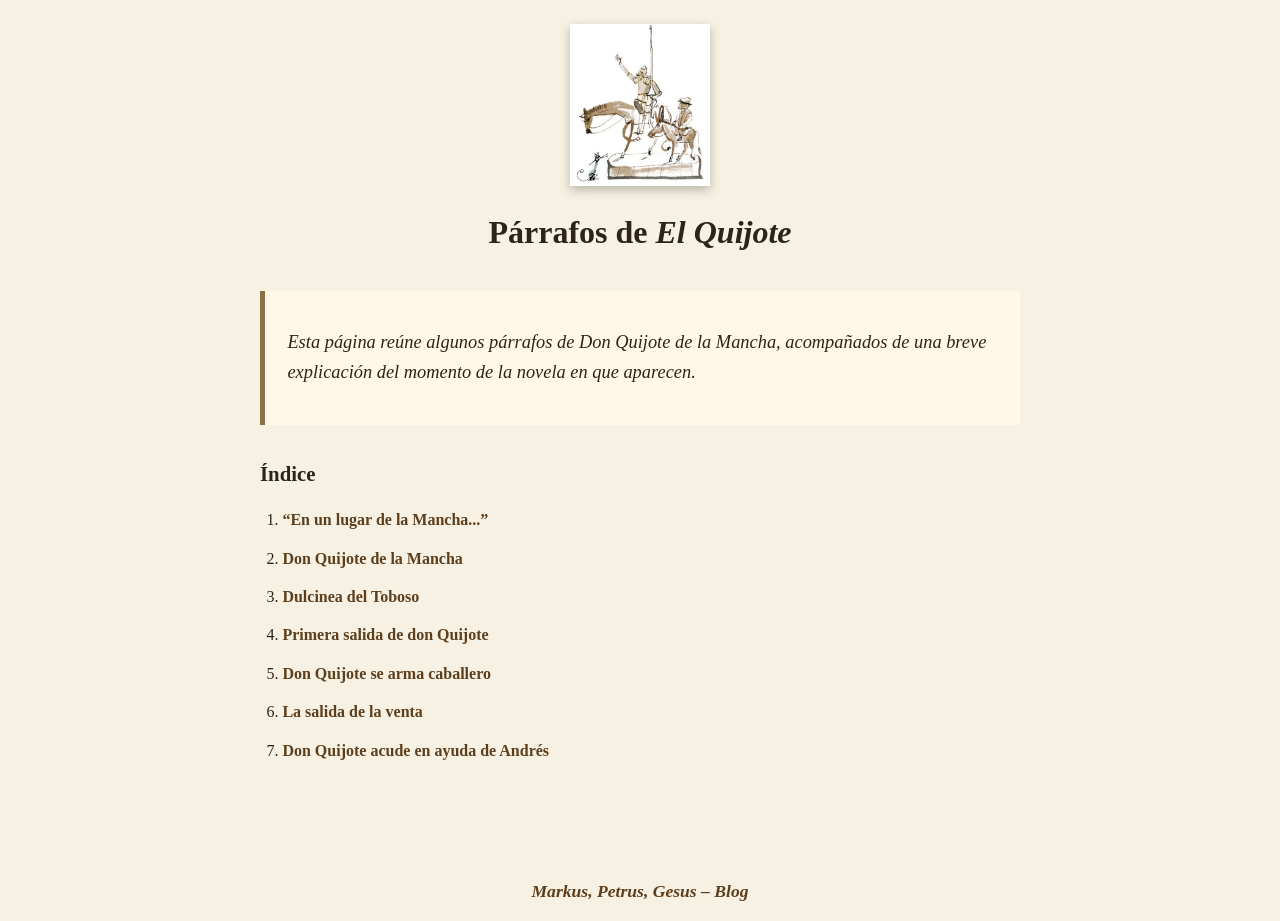
<file: index.html>
<!DOCTYPE html>
<html lang="es">
<head>
  <meta charset="UTF-8">
  <meta name="viewport" content="width=device-width, initial-scale=1.0">
  <title>Citas de El Quijote</title>
  <link rel="stylesheet" href="estilo.css">
</head>
<body>

  <main class="contenedor">

  <header class="cabecera">

    <img
      src="quijote.jpg"
      alt="Don Quijote y Sancho"
      class="logo-quijote">

    <h1>Párrafos de <em>El Quijote</em></h1>

  </header>

    <section class="intro">
      <blockquote>
      <p>
        Esta página reúne algunos párrafos de <em>Don Quijote de la Mancha</em>,
        acompañados de una breve explicación del momento de la novela en que aparecen.
      </p>
      </blockquote>
    </section>

    <h2>Índice</h2>

    <ol class="indice">
      <li><a href="cita-01.html">“En un lugar de la Mancha...”</a></li>
      <li><a href="cita-02.html">Don Quijote de la Mancha</a></li>
      <li><a href="cita-03.html">Dulcinea del Toboso</a></li>
      <li><a href="cita-04.html">Primera salida de don Quijote</a></li>
      <li><a href="cita-05.html">Don Quijote se arma caballero</a></li>
      <li><a href="cita-06.html">La salida de la venta</a></li>
      <li><a href="cita-07.html">Don Quijote acude en ayuda de Andrés</a></li>
    </ol>
  </main>

  <p class="volver-blog">
    <a href="https://marpetges.sloweb.es/">
    Markus, Petrus, Gesus – Blog
  </a>
  </p>
  
</body>
</html>
</file>
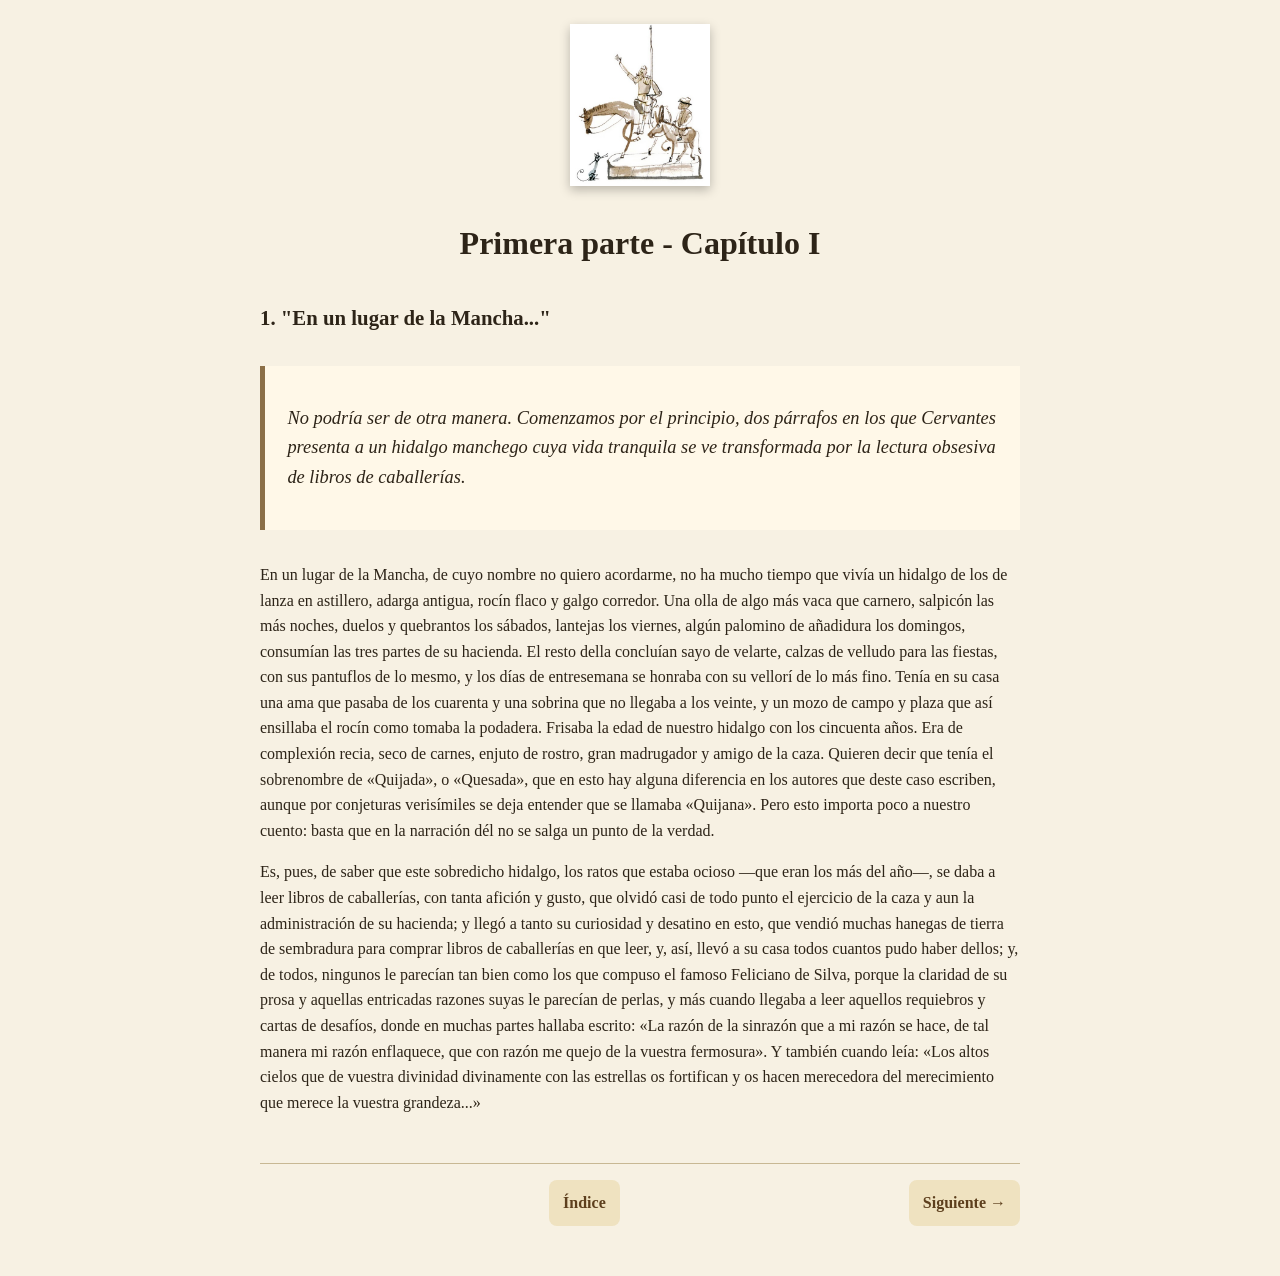
<file: cita-01.html>
<!DOCTYPE html>
<html lang="es">
<head>
  <meta charset="UTF-8">
  <meta name="viewport" content="width=device-width, initial-scale=1.0">
  <title>Primera cita - El Quijote</title>
  <link rel="stylesheet" href="estilo.css">
</head>
<body>

  <main class="contenedor">

    <header class="cabecera">

      <img
        src="quijote.jpg"
        alt="Don Quijote y Sancho"
        class="logo-quijote">

    </header>
    
    <h1>Primera parte - Capítulo I</h1>

    <section class="contexto">
      <h2>1. "En un lugar de la Mancha..."</h2>
    <blockquote>
      <p>
        No podría ser de otra manera. Comenzamos por el principio, dos párrafos en los que 
        Cervantes presenta a un hidalgo manchego cuya vida tranquila
        se ve transformada por la lectura obsesiva de libros de caballerías.
      </p>
    </blockquote>
    </section>
      <p>
        En un lugar de la Mancha, de cuyo nombre no quiero acordarme, 
        no ha mucho tiempo que vivía un hidalgo de los de lanza en astillero, 
        adarga antigua, rocín flaco y galgo corredor. 
        Una olla de algo más vaca que carnero, salpicón las más noches, 
        duelos y quebrantos los sábados, lantejas los viernes, 
        algún palomino de añadidura los domingos, consumían las tres partes de su hacienda. 
        El resto della concluían sayo de velarte, calzas de velludo para las fiestas, 
        con sus pantuflos de lo mesmo, y los días de entresemana se honraba con su vellorí de lo más fino. 
        Tenía en su casa una ama que pasaba de los cuarenta y una sobrina que no llegaba a los veinte, 
        y un mozo de campo y plaza que así ensillaba el rocín como tomaba la podadera. 
        Frisaba la edad de nuestro hidalgo con los cincuenta años. 
        Era de complexión recia, seco de carnes, enjuto de rostro, gran madrugador y amigo de la caza. 
        Quieren decir que tenía el sobrenombre de «Quijada», o «Quesada», 
        que en esto hay alguna diferencia en los autores que deste caso escriben, 
        aunque por conjeturas verisímiles se deja entender que se llamaba «Quijana». 
        Pero esto importa poco a nuestro cuento: basta que en la narración dél no se salga un punto de la verdad.
      </p>
      <p>
        Es, pues, de saber que este sobredicho hidalgo, los ratos que estaba ocioso —que eran los más del año—, se daba a leer libros de caballerías, 
        con tanta afición y gusto, que olvidó casi de todo punto el ejercicio de la caza y aun la administración de su hacienda; 
        y llegó a tanto su curiosidad y desatino en esto, que vendió muchas hanegas de tierra de sembradura para comprar libros de caballerías en que leer, 
        y, así, llevó a su casa todos cuantos pudo haber dellos; y, de todos, ningunos le parecían tan bien como los que compuso el famoso Feliciano de Silva, 
        porque la claridad de su prosa y aquellas entricadas razones suyas le parecían de perlas, 
        y más cuando llegaba a leer aquellos requiebros y cartas de desafíos, 
        donde en muchas partes hallaba escrito: «La razón de la sinrazón que a mi razón se hace, 
        de tal manera mi razón enflaquece, que con razón me quejo de la vuestra fermosura». 
        Y también cuando leía: «Los altos cielos que de vuestra divinidad divinamente con las estrellas os fortifican 
        y os hacen merecedora del merecimiento que merece la vuestra grandeza...»
      </p>

    <nav class="controles">
      <span></span>
      <a href="index.html">Índice</a>
      <a href="cita-02.html">Siguiente →</a>
    </nav>
  </main>

</body>
</html>
</file>
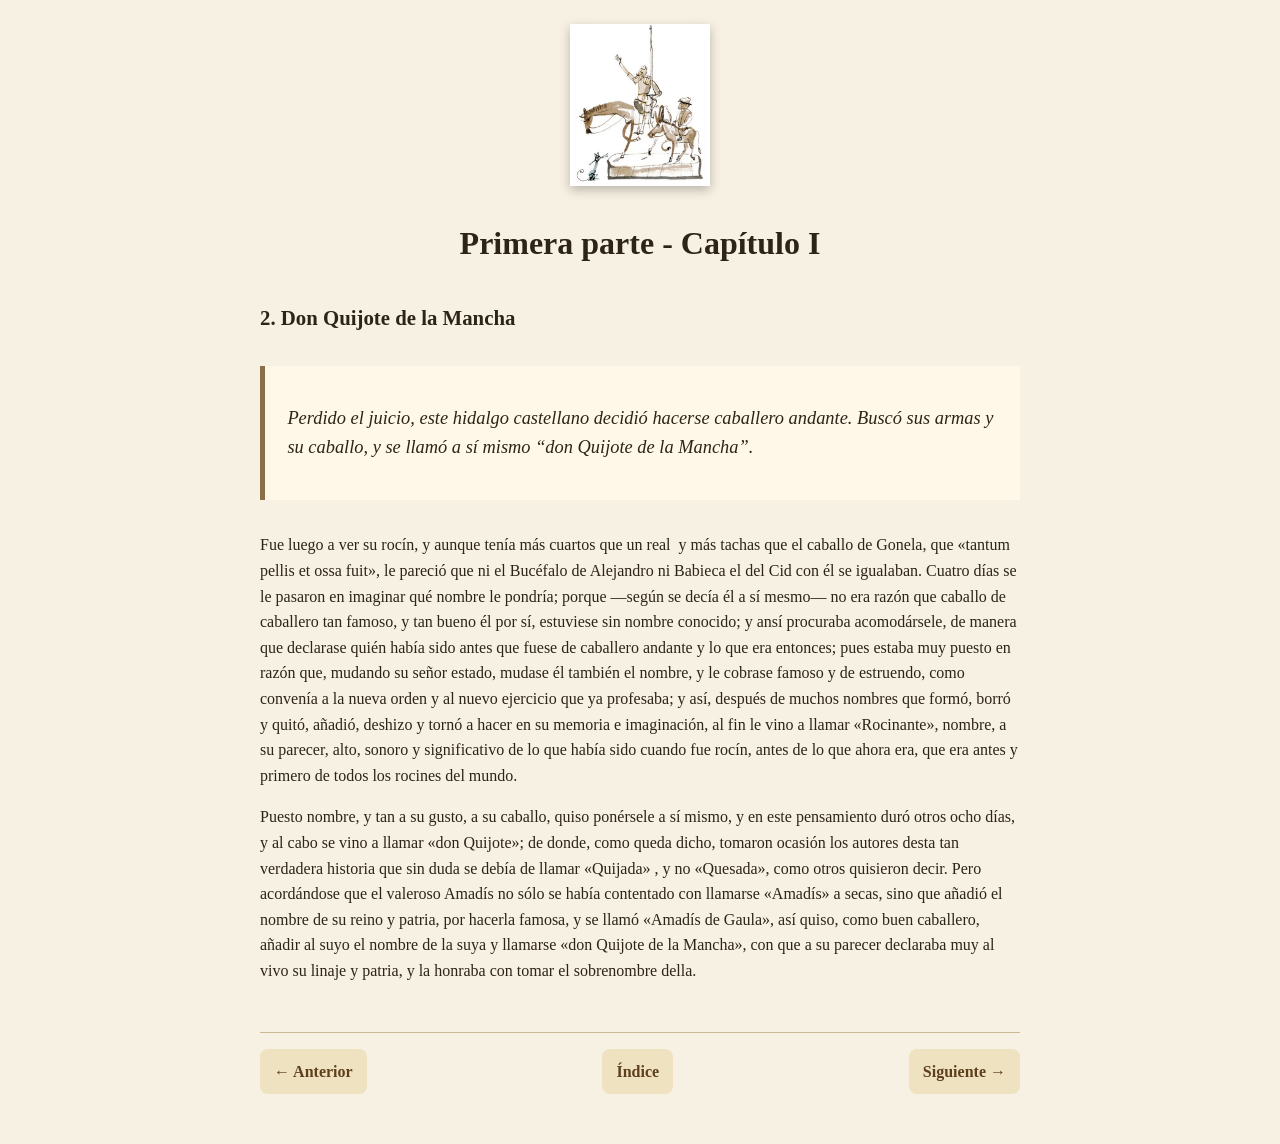
<file: cita-02.html>
<!DOCTYPE html>
<html lang="es">
<head>
  <meta charset="UTF-8">
  <meta name="viewport" content="width=device-width, initial-scale=1.0">
  <title>Segunda cita - El Quijote</title>
  <link rel="stylesheet" href="estilo.css">
</head>
<body>

  <main class="contenedor">

    <header class="cabecera">

      <img
        src="quijote.jpg"
        alt="Don Quijote y Sancho"
        class="logo-quijote">

    </header>
    
    <h1>Primera parte - Capítulo I</h1>

    <section class="contexto">
      <h2>2. Don Quijote de la Mancha</h2>
    <blockquote>
      <p>
        Perdido el juicio, este hidalgo castellano decidió hacerse caballero andante. 
        Buscó sus armas y su caballo, y se llamó a sí mismo “don Quijote de la Mancha”.
    </blockquote>
      </p>
    </section>
      <p>
        Fue luego a ver su rocín, y aunque tenía más cuartos que un real 
        y más tachas que el caballo de Gonela, que «tantum pellis et ossa fuit», 
        le pareció que ni el Bucéfalo de Alejandro ni Babieca el del Cid con él se igualaban. 
        Cuatro días se le pasaron en imaginar qué nombre le pondría; porque —según se decía él a sí mesmo— 
        no era razón que caballo de caballero tan famoso, y tan bueno él por sí, 
        estuviese sin nombre conocido; y ansí procuraba acomodársele, 
        de manera que declarase quién había sido antes que fuese de caballero andante y 
        lo que era entonces; pues estaba muy puesto en razón que, mudando su señor estado, 
        mudase él también el nombre, y le cobrase famoso y de estruendo, 
        como convenía a la nueva orden y al nuevo ejercicio que ya profesaba; 
        y así, después de muchos nombres que formó, borró y quitó, añadió, 
        deshizo y tornó a hacer en su memoria e imaginación, 
        al fin le vino a llamar «Rocinante», nombre, a su parecer, alto, 
        sonoro y significativo de lo que había sido cuando fue rocín, 
        antes de lo que ahora era, que era antes y primero de todos los rocines del mundo.
      </p>
      <p>
        Puesto nombre, y tan a su gusto, a su caballo, quiso ponérsele a sí mismo, 
        y en este pensamiento duró otros ocho días, y al cabo se vino a llamar «don Quijote»; 
        de donde, como queda dicho, tomaron ocasión los autores desta tan verdadera historia 
        que sin duda se debía de llamar «Quijada» , y no «Quesada», como otros quisieron decir. 
        Pero acordándose que el valeroso Amadís no sólo se había contentado con llamarse «Amadís» a secas, 
        sino que añadió el nombre de su reino y patria, por hacerla famosa, 
        y se llamó «Amadís de Gaula», así quiso, como buen caballero, 
        añadir al suyo el nombre de la suya y llamarse «don Quijote de la Mancha», 
        con que a su parecer declaraba muy al vivo su linaje y patria, 
        y la honraba con tomar el sobrenombre della.
      </p>

    <nav class="controles">
      <a href="cita-01.html">← Anterior</a>
      <a href="index.html">Índice</a>
      <a href="cita-03.html">Siguiente →</a>
    </nav>
  </main>

</body>
</html>
</file>
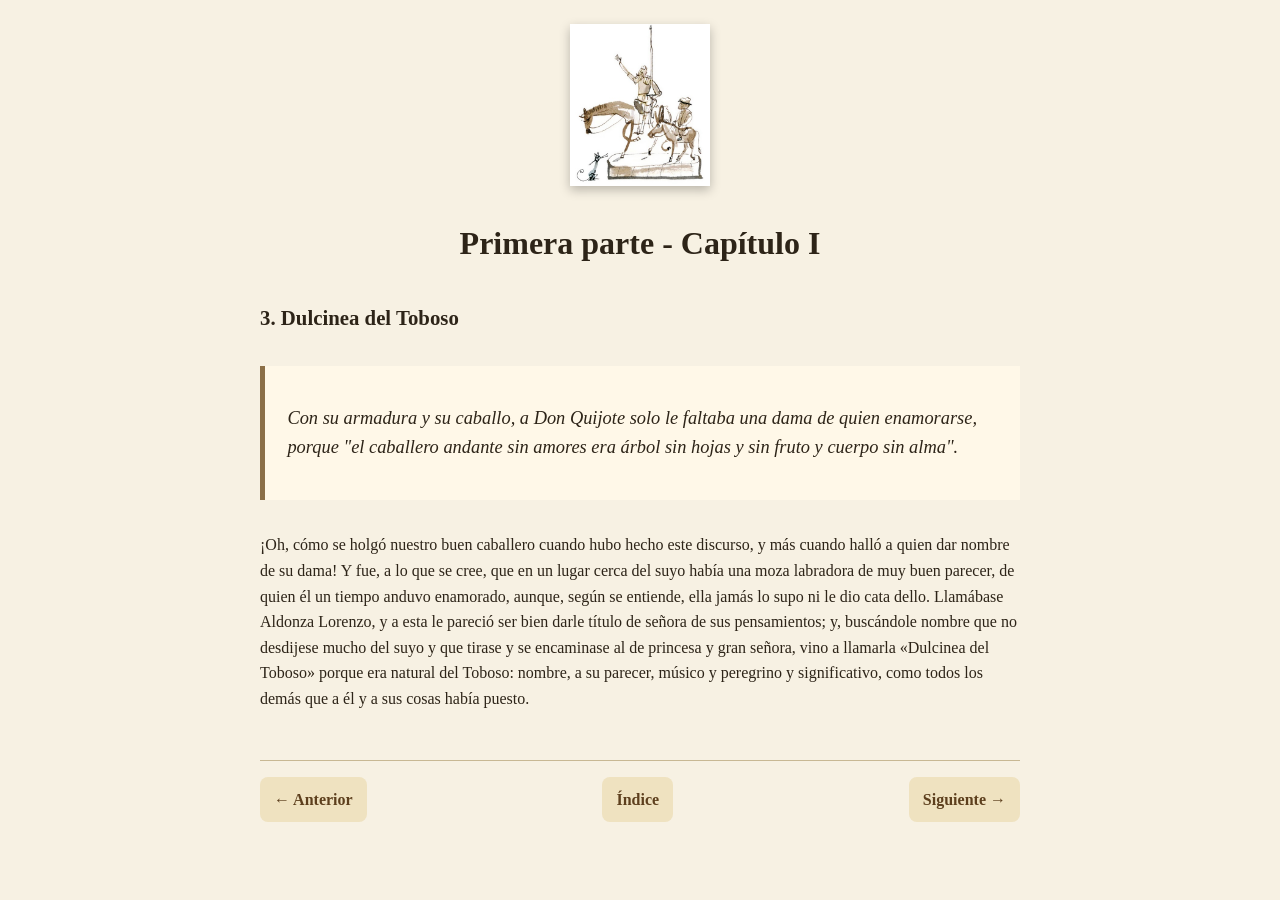
<file: cita-03.html>
<!DOCTYPE html>
<html lang="es">
<head>
  <meta charset="UTF-8">
  <meta name="viewport" content="width=device-width, initial-scale=1.0">
  <title>Tercera cita - El Quijote</title>
  <link rel="stylesheet" href="estilo.css">
</head>
<body>

  <main class="contenedor">

    <header class="cabecera">

      <img
        src="quijote.jpg"
        alt="Don Quijote y Sancho"
        class="logo-quijote">

    </header>
    
    <h1>Primera parte - Capítulo I</h1>

    <section class="contexto">
      <h2>3. Dulcinea del Toboso</h2>
    <blockquote>
      <p>
        Con su armadura y su caballo, a Don Quijote solo le faltaba una dama de quien enamorarse, 
        porque "el caballero andante sin amores era árbol sin hojas y sin fruto y cuerpo sin alma".
      </p>
    </blockquote>
    </section>
      <p>
        ¡Oh, cómo se holgó nuestro buen caballero cuando hubo hecho este discurso, 
        y más cuando halló a quien dar nombre de su dama! 
        Y fue, a lo que se cree, que en un lugar cerca del suyo había una moza labradora de muy buen parecer, 
        de quien él un tiempo anduvo enamorado, aunque, según se entiende, ella jamás lo supo ni le dio cata dello. 
        Llamábase Aldonza Lorenzo, y a esta le pareció ser bien darle título de señora de sus pensamientos; 
        y, buscándole nombre que no desdijese mucho del suyo y que tirase y se encaminase al de princesa y gran señora, 
        vino a llamarla «Dulcinea del Toboso» porque era natural del Toboso: 
        nombre, a su parecer, músico y peregrino y significativo, 
        como todos los demás que a él y a sus cosas había puesto.
      </p>

    <nav class="controles">
      <a href="cita-02.html">← Anterior</a>
      <a href="index.html">Índice</a>
      <a href="cita-04.html">Siguiente →</a>
    </nav>
  </main>

</body>
</html>
</file>
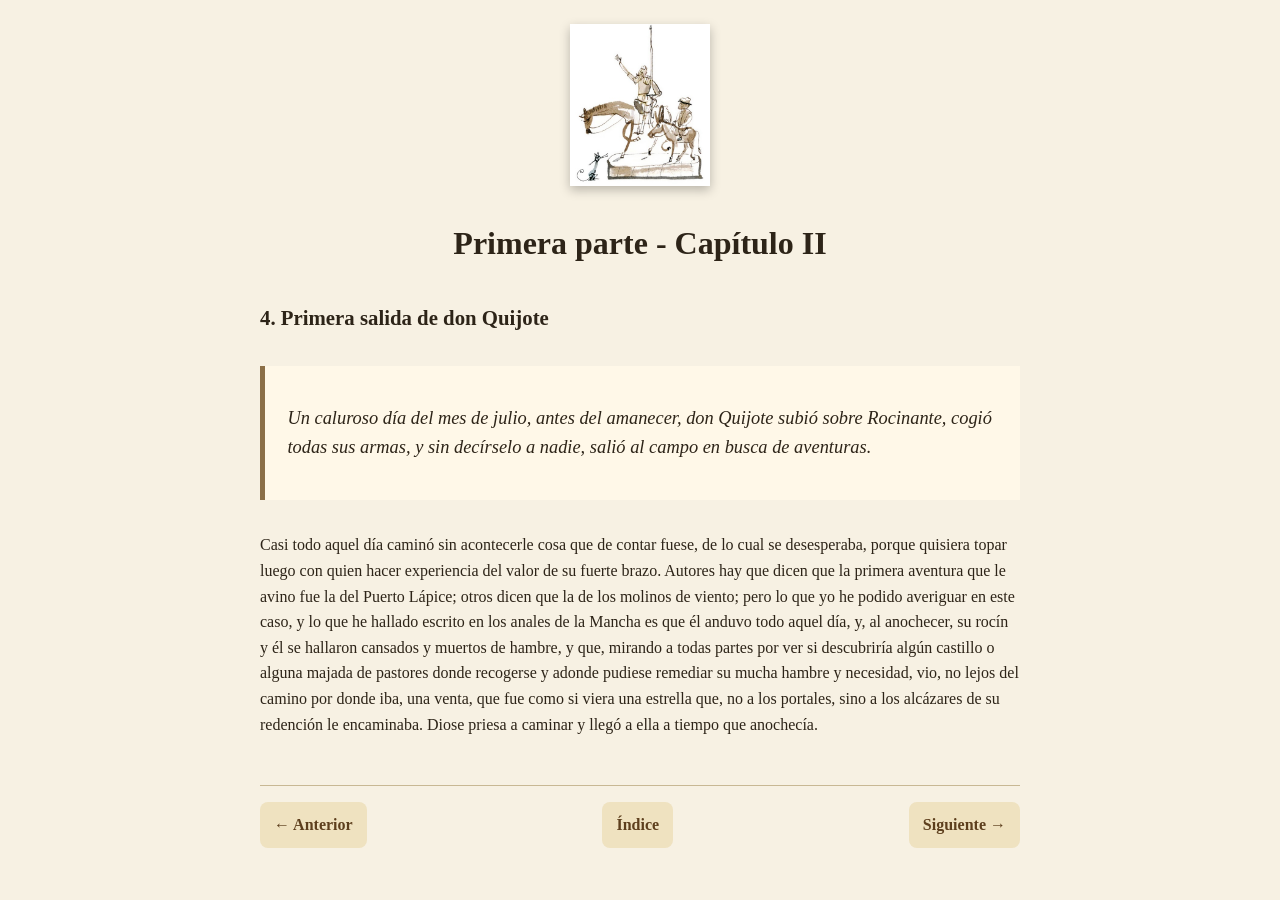
<file: cita-04.html>
<!DOCTYPE html>
<html lang="es">
<head>
  <meta charset="UTF-8">
  <meta name="viewport" content="width=device-width, initial-scale=1.0">
  <title>Cuarta cita - El Quijote</title>
  <link rel="stylesheet" href="estilo.css">
</head>
<body>

  <main class="contenedor">

    <header class="cabecera">

      <img
        src="quijote.jpg"
        alt="Don Quijote y Sancho"
        class="logo-quijote">

    </header>
    
    <h1>Primera parte - Capítulo II</h1>

    <section class="contexto">
      <h2>4. Primera salida de don Quijote</h2>
    <blockquote>
      <p>
        Un caluroso día del mes de julio, antes del amanecer, don Quijote subió sobre Rocinante, 
        cogió todas sus armas, y sin decírselo a nadie, salió al campo en busca de aventuras.
      
    </blockquote>
      </p>
    </section>
      <p>
        Casi todo aquel día caminó sin acontecerle cosa que de contar fuese, 
        de lo cual se desesperaba, porque quisiera topar luego con quien hacer experiencia del valor de su fuerte brazo. 
        Autores hay que dicen que la primera aventura que le avino fue la del Puerto Lápice; 
        otros dicen que la de los molinos de viento; pero lo que yo he podido averiguar en este caso, 
        y lo que he hallado escrito en los anales de la Mancha es que él anduvo todo aquel día, 
        y, al anochecer, su rocín y él se hallaron cansados y muertos de hambre, y que, 
        mirando a todas partes por ver si descubriría algún castillo o alguna majada de pastores donde recogerse 
        y adonde pudiese remediar su mucha hambre y necesidad, vio, no lejos del camino por donde iba, 
        una venta, que fue como si viera una estrella que, no a los portales, 
        sino a los alcázares de su redención le encaminaba. 
        Diose priesa a caminar y llegó a ella a tiempo que anochecía.
      </p>

    <nav class="controles">
      <a href="cita-03.html">← Anterior</a>
      <a href="index.html">Índice</a>
      <a href="cita-05.html">Siguiente →</a>
    </nav>
  </main>

</body>
</html>
</file>
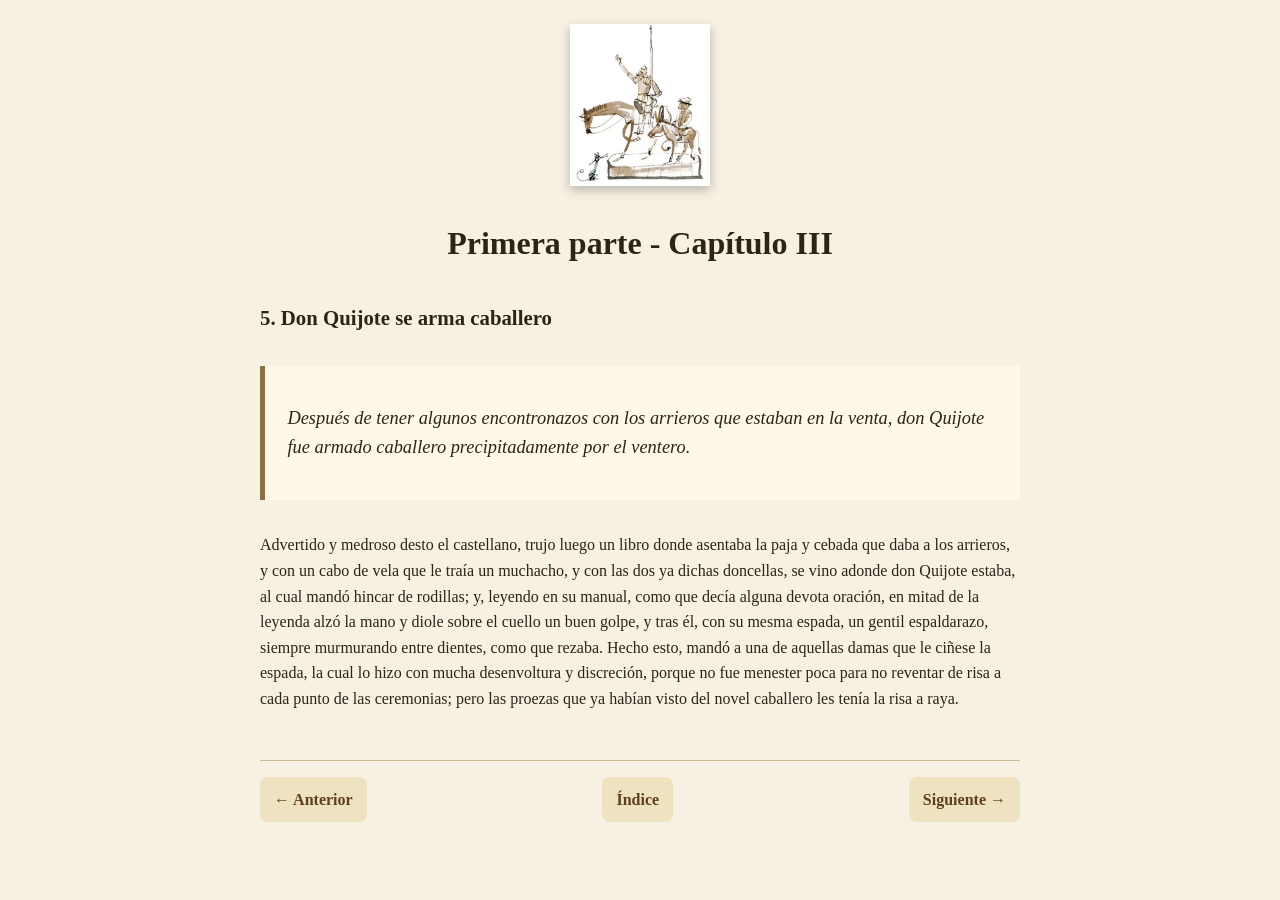
<file: cita-05.html>
<!DOCTYPE html>
<html lang="es">
<head>
  <meta charset="UTF-8">
  <meta name="viewport" content="width=device-width, initial-scale=1.0">
  <title>Quinta cita - El Quijote</title>
  <link rel="stylesheet" href="estilo.css">
</head>
<body>

  <main class="contenedor">

    <header class="cabecera">

      <img
        src="quijote.jpg"
        alt="Don Quijote y Sancho"
        class="logo-quijote">

    </header>
    
    <h1>Primera parte - Capítulo III</h1>

    <section class="contexto">
      <h2>5. Don Quijote se arma caballero</h2>
    <blockquote>
      <p>
        Después de tener algunos encontronazos con los arrieros que estaban en la venta, 
        don Quijote fue armado caballero precipitadamente por el ventero.
    </blockquote>
      </p>
    </section>
      <p>
        Advertido y medroso desto el castellano, trujo luego un libro donde asentaba 
        la paja y cebada que daba a los arrieros, 
        y con un cabo de vela que le traía un muchacho, y con las dos ya dichas doncellas, 
        se vino adonde don Quijote estaba, al cual mandó hincar de rodillas; 
        y, leyendo en su manual, como que decía alguna devota oración, 
        en mitad de la leyenda alzó la mano y diole sobre el cuello un buen golpe, 
        y tras él, con su mesma espada, un gentil espaldarazo, siempre murmurando entre dientes, 
        como que rezaba. Hecho esto, mandó a una de aquellas damas que le ciñese la espada, 
        la cual lo hizo con mucha desenvoltura y discreción, 
        porque no fue menester poca para no reventar de risa a cada punto de las ceremonias; 
        pero las proezas que ya habían visto del novel caballero les tenía la risa a raya.
      </p>

    <nav class="controles">
      <a href="cita-04.html">← Anterior</a>
      <a href="index.html">Índice</a>
      <a href="cita-06.html">Siguiente →</a>
    </nav>
  </main>

</body>
</html>
</file>
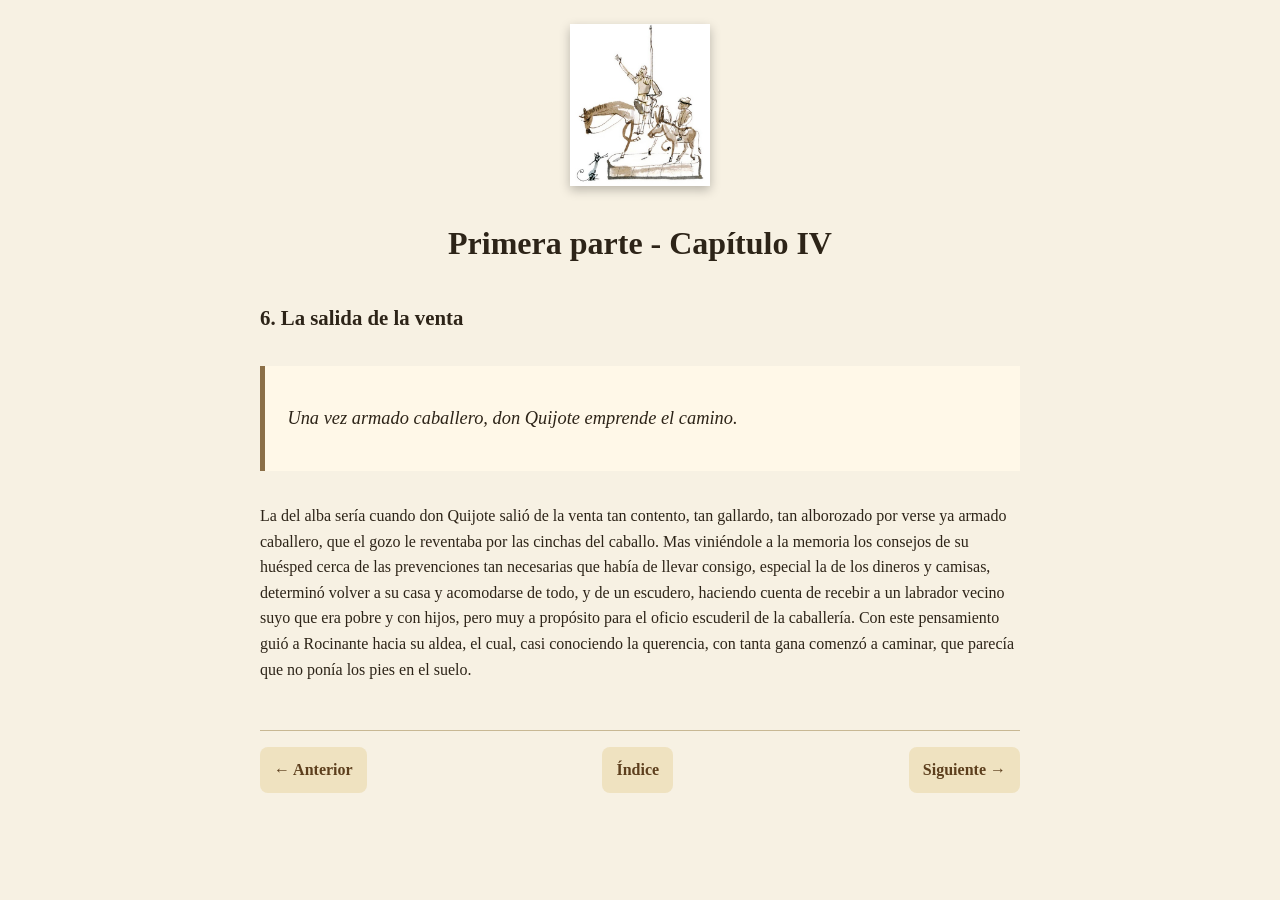
<file: cita-06.html>
<!DOCTYPE html>
<html lang="es">
<head>
  <meta charset="UTF-8">
  <meta name="viewport" content="width=device-width, initial-scale=1.0">
  <title>Sexta cita - El Quijote</title>
  <link rel="stylesheet" href="estilo.css">
</head>
<body>

  <main class="contenedor">

    <header class="cabecera">

      <img
        src="quijote.jpg"
        alt="Don Quijote y Sancho"
        class="logo-quijote">

    </header>
    
    <h1>Primera parte - Capítulo IV</h1>

    <section class="contexto">
      <h2>6. La salida de la venta</h2>
    <blockquote>
      <p>
        Una vez armado caballero, don Quijote emprende el camino.
    </blockquote>
      </p>
    </section>
      <p>
        La del alba sería cuando don Quijote salió de la venta tan contento, 
        tan gallardo, tan alborozado por verse ya armado caballero, 
        que el gozo le reventaba por las cinchas del caballo. 
        Mas viniéndole a la memoria los consejos de su huésped 
        cerca de las prevenciones tan necesarias que había de llevar consigo, 
        especial la de los dineros y camisas, determinó volver a su casa y acomodarse de todo, 
        y de un escudero, haciendo cuenta de recebir a un labrador vecino suyo que era pobre y con hijos, 
        pero muy a propósito para el oficio escuderil de la caballería. 
        Con este pensamiento guió a Rocinante hacia su aldea, el cual, casi conociendo la querencia, 
        con tanta gana comenzó a caminar, que parecía que no ponía los pies en el suelo.
      </p>

    <nav class="controles">
      <a href="cita-05.html">← Anterior</a>
      <a href="index.html">Índice</a>
      <a href="cita-07.html">Siguiente →</a>
    </nav>
  </main>

</body>
</html>
</file>
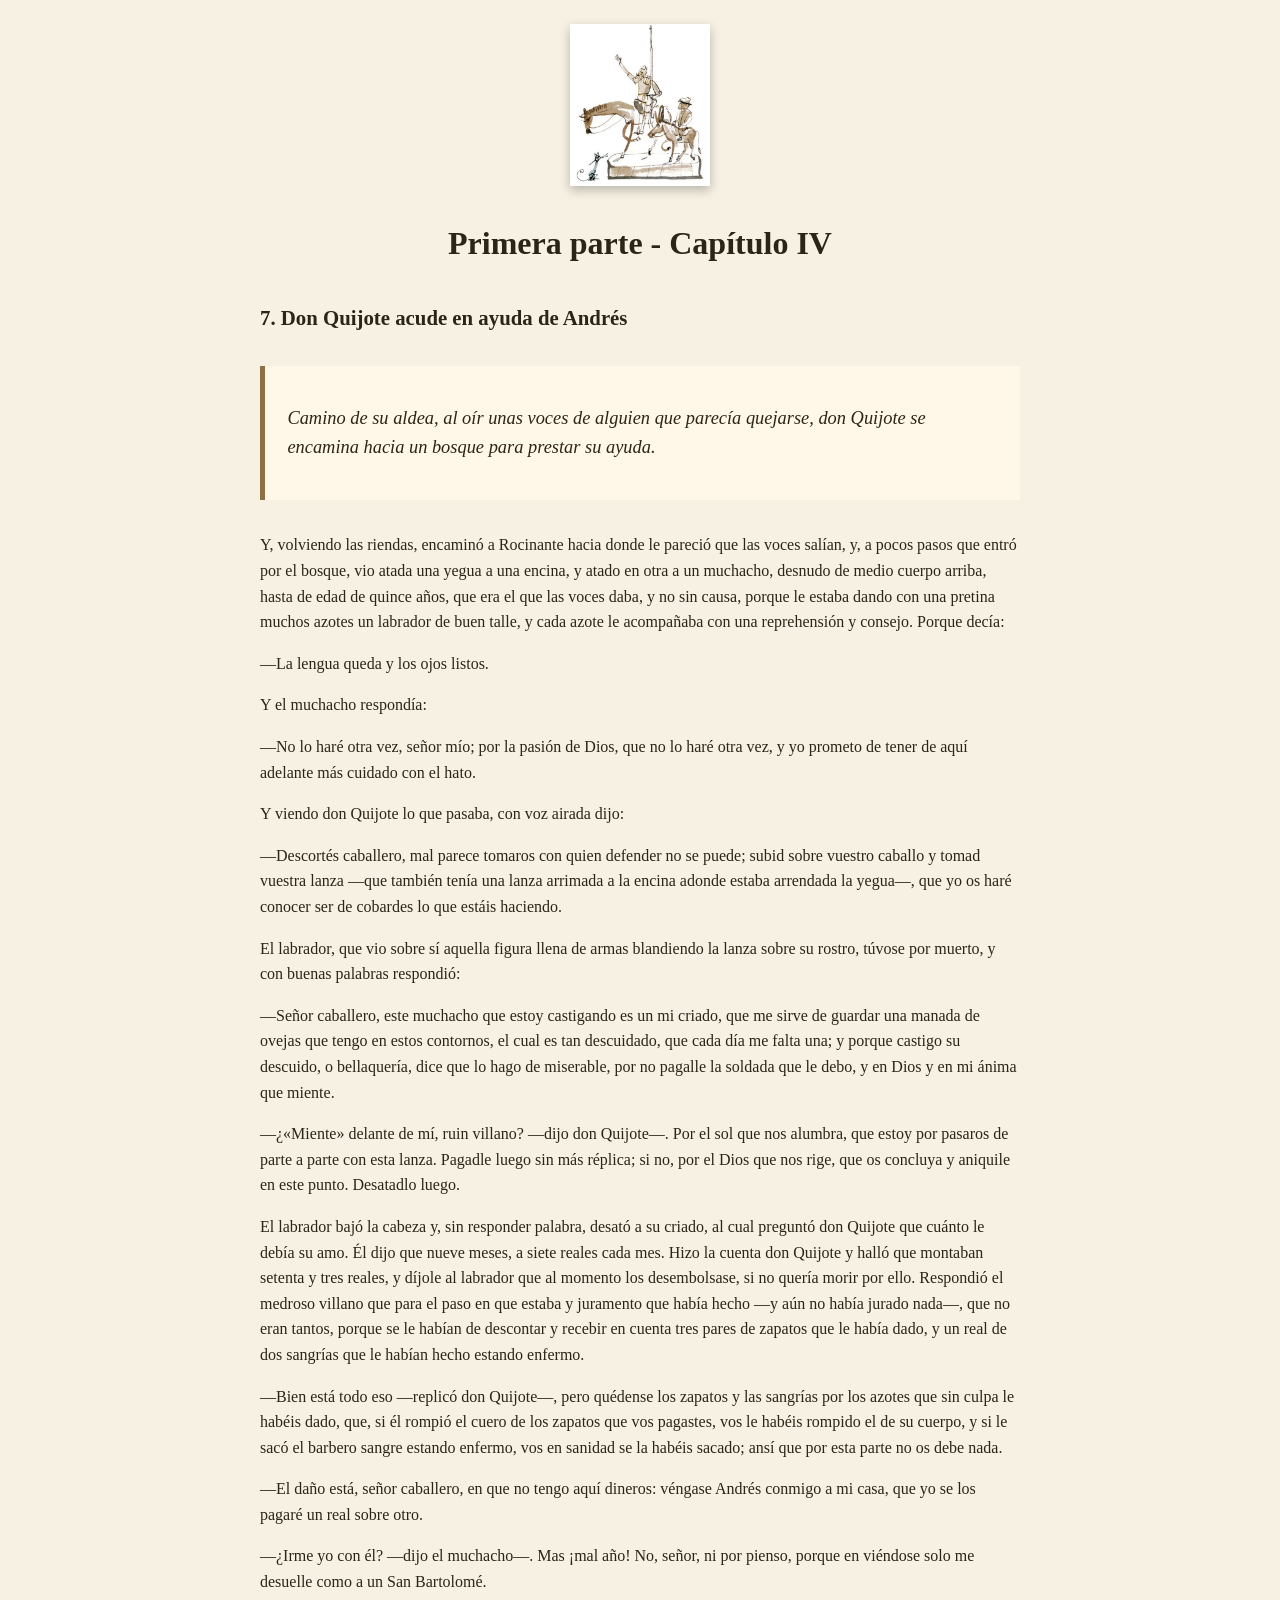
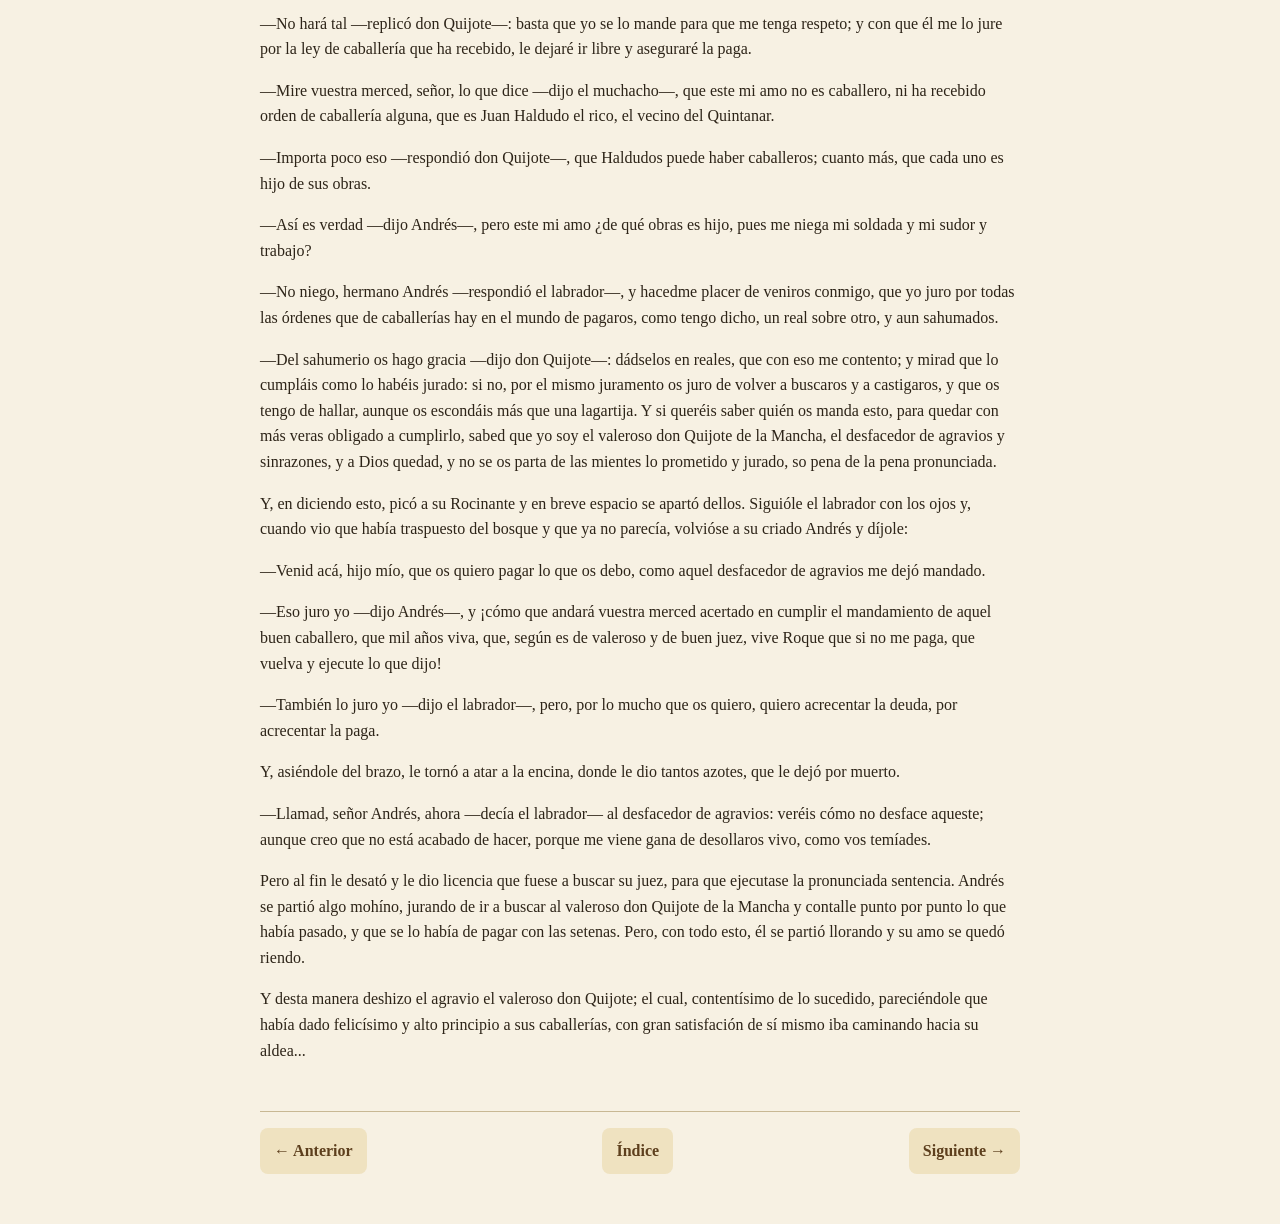
<file: cita-07.html>
<!DOCTYPE html>
<html lang="es">
<head>
  <meta charset="UTF-8">
  <meta name="viewport" content="width=device-width, initial-scale=1.0">
  <title>Séptima cita - El Quijote</title>
  <link rel="stylesheet" href="estilo.css">
</head>
<body>

  <main class="contenedor">

    <header class="cabecera">

      <img
        src="quijote.jpg"
        alt="Don Quijote y Sancho"
        class="logo-quijote">

    </header>
    
    <h1>Primera parte - Capítulo IV</h1>

    <section class="contexto">
      <h2>7. Don Quijote acude en ayuda de Andrés</h2>
    <blockquote>
      <p>
        Camino de su aldea, al oír unas voces de alguien que parecía quejarse, 
        don Quijote se encamina hacia un bosque para prestar su ayuda.
    </blockquote>
      </p>
    </section>
      <p>
        Y, volviendo las riendas, encaminó a Rocinante hacia donde le pareció que las voces salían, 
        y, a pocos pasos que entró por el bosque, vio atada una yegua a una encina, 
        y atado en otra a un muchacho, desnudo de medio cuerpo arriba, 
        hasta de edad de quince años, que era el que las voces daba, y no sin causa, 
        porque le estaba dando con una pretina muchos azotes un labrador de buen talle, 
        y cada azote le acompañaba con una reprehensión y consejo. Porque decía:
      </p>
      <p>
        —La lengua queda y los ojos listos.
      </p>
      <p>
        Y el muchacho respondía:
      </p>
      <p>
        —No lo haré otra vez, señor mío; por la pasión de Dios, que no lo haré otra vez, 
        y yo prometo de tener de aquí adelante más cuidado con el hato.
      </p>
      <p>
        Y viendo don Quijote lo que pasaba, con voz airada dijo:
      </p>
      <p>
        —Descortés caballero, mal parece tomaros con quien defender no se puede; 
        subid sobre vuestro caballo y tomad vuestra lanza 
        —que también tenía una lanza arrimada a la encina adonde estaba arrendada la yegua—, 
        que yo os haré conocer ser de cobardes lo que estáis haciendo.
      </p>
      <p>
        El labrador, que vio sobre sí aquella figura llena de armas blandiendo la lanza sobre su rostro, 
        túvose por muerto, y con buenas palabras respondió:
      </p>
      <p>
        —Señor caballero, este muchacho que estoy castigando es un mi criado, 
        que me sirve de guardar una manada de ovejas que tengo en estos contornos, 
        el cual es tan descuidado, que cada día me falta una; y porque castigo su descuido, 
        o bellaquería, dice que lo hago de miserable, por no pagalle la soldada que le debo, 
        y en Dios y en mi ánima que miente.
      </p>
      <p>
        —¿«Miente» delante de mí, ruin villano? —dijo don Quijote—. 
        Por el sol que nos alumbra, que estoy por pasaros de parte a parte con esta lanza. 
        Pagadle luego sin más réplica; si no, por el Dios que nos rige, 
        que os concluya y aniquile en este punto. Desatadlo luego.
      </p>
      <p>
        El labrador bajó la cabeza y, sin responder palabra, desató a su criado, 
        al cual preguntó don Quijote que cuánto le debía su amo. Él dijo que nueve meses, 
        a siete reales cada mes. Hizo la cuenta don Quijote y halló que montaban 
        setenta y tres reales, y díjole al labrador que al momento los desembolsase, 
        si no quería morir por ello. Respondió el medroso villano que para el paso en que estaba 
        y juramento que había hecho —y aún no había jurado nada—, que no eran tantos, 
        porque se le habían de descontar y recebir en cuenta tres pares de zapatos que le había dado, 
        y un real de dos sangrías que le habían hecho estando enfermo.
      </p>
      <p>
        —Bien está todo eso —replicó don Quijote—, pero quédense los zapatos y 
        las sangrías por los azotes que sin culpa le habéis dado, que, 
        si él rompió el cuero de los zapatos que vos pagastes, vos le habéis rompido el de su cuerpo, 
        y si le sacó el barbero sangre estando enfermo, vos en sanidad se la habéis sacado; 
        ansí que por esta parte no os debe nada.
      </p>
      <p>
        —El daño está, señor caballero, en que no tengo aquí dineros: 
        véngase Andrés conmigo a mi casa, que yo se los pagaré un real sobre otro.
      </p>
      <p>
        —¿Irme yo con él? —dijo el muchacho—. Mas ¡mal año! No, señor, ni por pienso, 
        porque en viéndose solo me desuelle como a un San Bartolomé.
      </p>
      <p>
        —No hará tal —replicó don Quijote—: basta que yo se lo mande para que me tenga respeto; 
        y con que él me lo jure por la ley de caballería que ha recebido, 
        le dejaré ir libre y aseguraré la paga.
      </p>
      <p>
        —Mire vuestra merced, señor, lo que dice —dijo el muchacho—, 
        que este mi amo no es caballero, ni ha recebido orden de caballería alguna, 
        que es Juan Haldudo el rico, el vecino del Quintanar.
      </p>
      <p>
        —Importa poco eso —respondió don Quijote—, que Haldudos puede haber caballeros; 
        cuanto más, que cada uno es hijo de sus obras.
      </p>
      <p>
        —Así es verdad —dijo Andrés—, pero este mi amo ¿de qué obras es hijo, 
        pues me niega mi soldada y mi sudor y trabajo?
      </p>
      <p>
        —No niego, hermano Andrés —respondió el labrador—, y hacedme placer de veniros conmigo, 
        que yo juro por todas las órdenes que de caballerías hay en el mundo de pagaros, 
        como tengo dicho, un real sobre otro, y aun sahumados.
      </p>
      <p>
        —Del sahumerio os hago gracia —dijo don Quijote—: dádselos en reales, 
        que con eso me contento; y mirad que lo cumpláis como lo habéis jurado: 
        si no, por el mismo juramento os juro de volver a buscaros y a castigaros, 
        y que os tengo de hallar, aunque os escondáis más que una lagartija. 
        Y si queréis saber quién os manda esto, para quedar con más veras obligado a cumplirlo, 
        sabed que yo soy el valeroso don Quijote de la Mancha, el desfacedor de agravios y sinrazones, 
        y a Dios quedad, y no se os parta de las mientes lo prometido y jurado, 
        so pena de la pena pronunciada.
      </p>
      <p>
        Y, en diciendo esto, picó a su Rocinante y en breve espacio se apartó dellos. 
        Siguióle el labrador con los ojos y, cuando vio que había traspuesto del bosque y 
        que ya no parecía, volvióse a su criado Andrés y díjole:
      </p>
      <p>
        —Venid acá, hijo mío, que os quiero pagar lo que os debo, 
        como aquel desfacedor de agravios me dejó mandado.
      </p>
      <p>
        —Eso juro yo —dijo Andrés—, y ¡cómo que andará vuestra merced acertado en cumplir 
        el mandamiento de aquel buen caballero, que mil años viva, que, 
        según es de valeroso y de buen juez, vive Roque que si no me paga, que vuelva y ejecute lo que dijo!
      </p>
      <p>
        —También lo juro yo —dijo el labrador—, pero, por lo mucho que os quiero, 
        quiero acrecentar la deuda, por acrecentar la paga.
      </p>
      <p>
        Y, asiéndole del brazo, le tornó a atar a la encina, donde le dio tantos azotes, 
        que le dejó por muerto.
      </p>
      <p>
        —Llamad, señor Andrés, ahora —decía el labrador— al desfacedor de agravios: 
        veréis cómo no desface aqueste; aunque creo que no está acabado de hacer, 
        porque me viene gana de desollaros vivo, como vos temíades.
      </p>
      <p>
        Pero al fin le desató y le dio licencia que fuese a buscar su juez, 
        para que ejecutase la pronunciada sentencia. Andrés se partió algo mohíno, 
        jurando de ir a buscar al valeroso don Quijote de la Mancha y contalle punto por punto 
        lo que había pasado, y que se lo había de pagar con las setenas. 
        Pero, con todo esto, él se partió llorando y su amo se quedó riendo.
      </p>
      <p>
        Y desta manera deshizo el agravio el valeroso don Quijote; el cual, 
        contentísimo de lo sucedido, pareciéndole que había dado felicísimo y 
        alto principio a sus caballerías, con gran satisfación de sí mismo iba caminando hacia su aldea...
      </p>

    <nav class="controles">
      <a href="cita-06.html">← Anterior</a>
      <a href="index.html">Índice</a>
      <a href="cita-08.html">Siguiente →</a>
    </nav>
  </main>

</body>
</html>
</file>
<file: estilo.css>
body {
  margin: 0;
  font-family: Georgia, "Times New Roman", serif;
  background: #f7f1e3;
  color: #2d2418;
  line-height: 1.6;
}

.contenedor {
  max-width: 760px;
  margin: 0 auto;
  padding: 24px 18px 50px;
}

.cabecera {
  text-align: center;
  margin-bottom: 2rem;
}

.logo-quijote {
  width: 140px;
  max-width: 45%;
  height: auto;
  display: block;
  margin: 0 auto 1rem;

  box-shadow: 0 4px 10px rgba(0,0,0,0.25);
}

h1 {
  font-size: 2rem;
  text-align: center;
  margin-bottom: 1.5rem;
}

h2 {
  font-size: 1.3rem;
  margin-top: 2rem;
}

.intro,
.contexto {
  font-size: 1.05rem;
}

blockquote {
  margin: 2rem 0;
  padding: 1.2rem 1.4rem;
  border-left: 5px solid #8b6f47;
  background: #fff8e8;
  font-size: 1.15rem;
  font-style: italic;
}

.indice {
  padding-left: 1.4rem;
}

.indice li {
  margin-bottom: 0.8rem;
}

a {
  color: #5d3f1d;
  text-decoration: none;
  font-weight: bold;
}

a:hover {
  text-decoration: underline;
}

.volver-blog {
  margin-top: 3rem;
  text-align: center;
}

.volver-blog a {
  font-family: Georgia, "Times New Roman", serif;
  font-style: italic;
  font-size: 1.1rem;
  color: #5d3f1d;
  text-decoration: none;
}

.volver-blog a:hover {
  text-decoration: underline;
}

.controles {
  display: flex;
  justify-content: space-between;
  gap: 12px;
  margin-top: 3rem;
  padding-top: 1rem;
  border-top: 1px solid #c8b894;
}

.controles a {
  background: #efe2c0;
  padding: 10px 14px;
  border-radius: 8px;
  text-align: center;
}

@media (max-width: 600px) {
  .contenedor {
    padding: 18px 14px 40px;
  }

  h1 {
    font-size: 1.6rem;
  }

  blockquote {
    font-size: 1.05rem;
    padding: 1rem;
  }

  .controles {
    flex-direction: row;
    gap: 6px;
  }

  .controles a {
    flex: 1;
    padding: 8px 6px;
    font-size: 0.9rem;
  }
}
</file>
